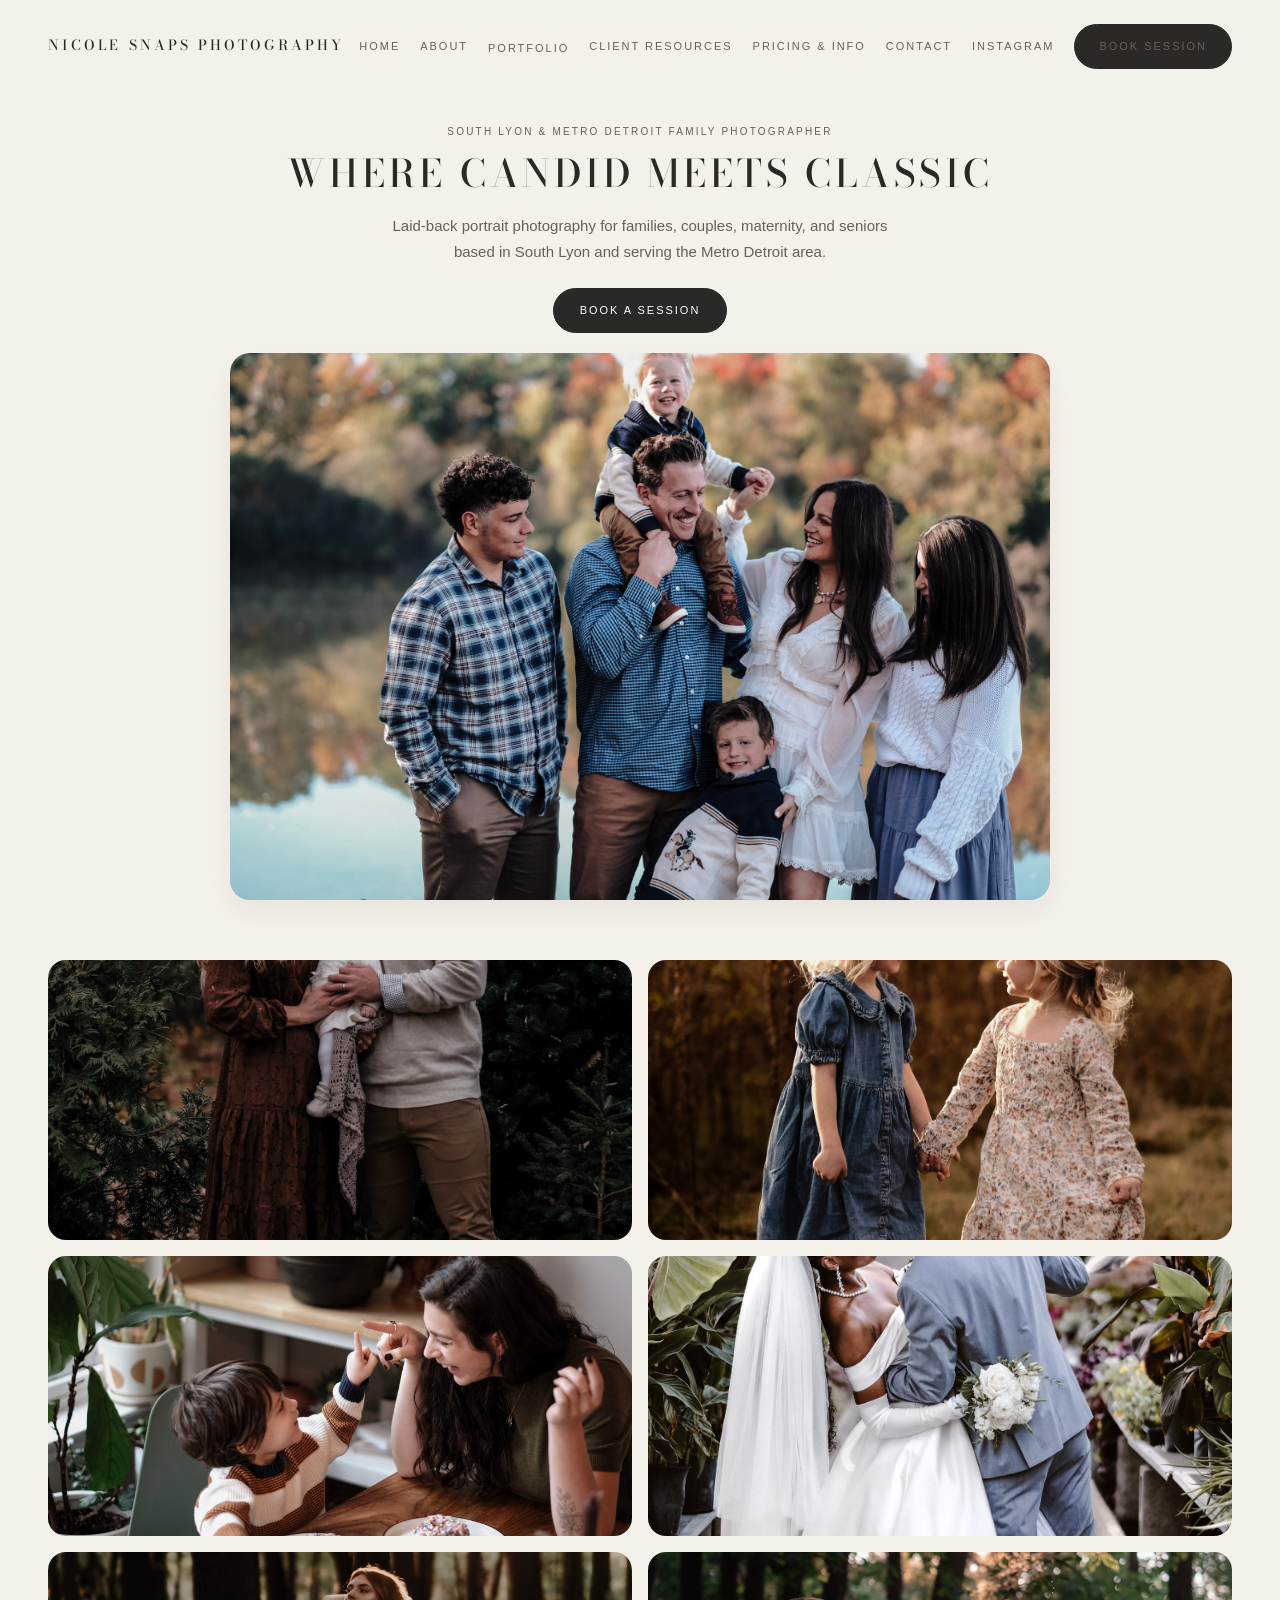
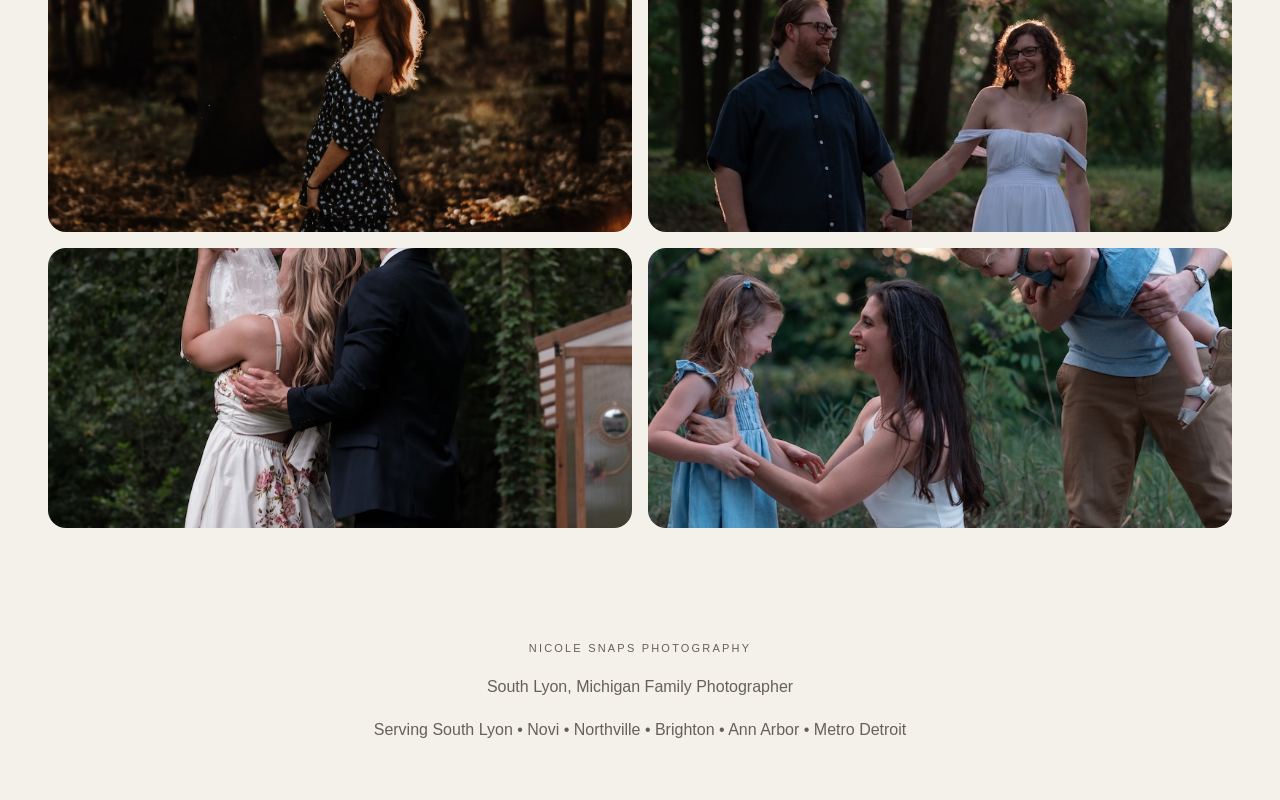
<file: index.html>
<!DOCTYPE html>
<html lang="en">
<head>
  <script async src="https://www.googletagmanager.com/gtag/js?id=G-GTPN2W63QH"></script>
  <script>
    window.dataLayer = window.dataLayer || [];
    function gtag(){dataLayer.push(arguments);}
    gtag('js', new Date());
    gtag('config', 'G-GTPN2W63QH');
  </script>
  <meta charset="UTF-8" />
  <meta name="viewport" content="width=device-width, initial-scale=1.0" />
  <title>Nicole Snaps Photography | South Lyon Family Photographer</title>
  <meta name="description" content="Nicole Snaps Photography offers laid-back, timeless portrait photography for families, couples, maternity, and seniors in South Lyon and the Metro Detroit area." />
  <link rel="canonical" href="https://www.nicolesnapsphoto.com/" />
  <link rel="stylesheet" href="style.css" />
</head>
<body>

  <header class="site-header">
    <a class="brand" href="index.html">Nicole Snaps Photography</a>

    <input type="checkbox" id="nav-toggle" class="nav-toggle" />
    <label for="nav-toggle" class="nav-toggle-label" aria-label="Open menu">
      <span></span>
      <span></span>
      <span></span>
    </label>

    <nav class="main-nav">
      <a href="index.html" class="active">Home</a>
      <a href="about.html">About</a>

      <div class="nav-dropdown">
        <a class="nav-dropbtn" href="https://nicolesnapsphotographysouthlyon.mypixieset.com/families/" target="_blank" rel="noopener">Portfolio</a>
        <div class="nav-dropdown-content">
          <a href="https://nicolesnapsphotographysouthlyon.mypixieset.com/families/" target="_blank" rel="noopener">Families &amp; Milestones</a>
          <a href="https://nicolesnapsphotographysouthlyon.mypixieset.com/couples/" target="_blank" rel="noopener">Couples &amp; Maternity</a>
          <a href="https://nicolesnapsphotographysouthlyon.mypixieset.com/seniors/" target="_blank" rel="noopener">Seniors &amp; Grads</a>
        </div>
      </div>

      <a href="https://nicolesnapsphotographysouthlyon.mypixieset.com/resources/" target="_blank" rel="noopener">Client Resources</a>
      <a href="https://nicolesnapsphotographysouthlyon.mypixieset.com/investment/" target="_blank" rel="noopener">Pricing &amp; Info</a>
      <a href="https://nicolesnapsphotographysouthlyon.mypixieset.com/contact/" target="_blank" rel="noopener">Contact</a>
      <a href="https://www.instagram.com/nicolesnapsphotography" target="_blank" rel="noopener">Instagram</a>
      <a class="nav-button" href="https://book.usesession.com/i/s2PCwH8DxS" target="_blank" rel="noopener">Book Session</a>
    </nav>
  </header>

  <main>
    <section class="hero hero-editorial">
      <div class="hero-copy-centered">
        <p class="eyebrow">South Lyon &amp; Metro Detroit Family Photographer</p>
        <h1>Where Candid Meets Classic</h1>
        <p class="intro">
          Laid-back portrait photography for families, couples, maternity, and seniors based in South Lyon and serving the Metro Detroit area.
        </p>
        <div class="hero-actions">
          <a class="primary-link" href="https://book.usesession.com/i/s2PCwH8DxS" target="_blank" rel="noopener">Book a Session</a>
        </div>
      </div>
      
      <div class="hero-image-container">
        <img class="hero-image" src="images/hero.jpg" alt="Family outdoor portrait" />
      </div>
    </section>

    <section class="portfolio-grid-section">
      <div class="editorial-grid">
        <img src="images/portfolio1.jpg" alt="Family session" />
        <img src="images/portfolio2.jpg" alt="Couple session" />
        <img src="images/portfolio3.jpg" alt="Senior portrait" />
        <img src="images/portfolio4.jpg" alt="Child portrait" />
        <img src="images/portfolio5.jpg" alt="Kids outdoors" />
        <img src="images/portfolio6.jpg" alt="Maternity portrait" />
        <img src="images/portfolio7.jpg" alt="Lifestyle portrait" />
        <img src="images/portfolio8.jpg" alt="Outdoor portrait" />
      </div>
    </section>
  </main>

  <footer class="site-footer">
    <p class="footer-title">Nicole Snaps Photography</p>
    <p class="footer-location">South Lyon, Michigan Family Photographer</p>
    <p class="footer-service">Serving South Lyon • Novi • Northville • Brighton • Ann Arbor • Metro Detroit</p>
  </footer>

</body>
</html>
</file>
<file: style.css>
@import url('https://fonts.googleapis.com/css2?family=Bodoni+Moda:opsz,wght@6..96,400;6..96,500;6..96,600&display=swap');

* {
  box-sizing: border-box;
}

:root {
  --bg: #f4f1ea;
  --surface: #ffffff;
  --text: #2c2825;
  --muted: #666059;
  --line: #dcd6cd;
  --button: #2c2825;
  --shadow: 0 12px 30px rgba(44, 40, 37, 0.06);
}

body, p, span, div, a, li, button, input,
.intro, .eyebrow, .footer-title, .footer-location, .footer-service {
  font-family: -apple-system, BlinkMacSystemFont, "Avenir Next", Avenir, "Helvetica Neue", Helvetica, Arial, sans-serif;
}

h1, h2, h3, h4, .brand {
  font-family: 'Bodoni Moda', Georgia, serif;
  text-transform: uppercase;
  letter-spacing: 0.1em;
  font-weight: 500;
  color: var(--text);
}

body {
  margin: 0;
  font-weight: 300;
  background-color: var(--bg);
  color: var(--text);
  line-height: 1.7;
}

img {
  display: block;
  max-width: 100%;
}

a {
  color: inherit;
}

.site-header {
  max-width: 1240px;
  margin: 0 auto;
  padding: 24px 28px;
  display: flex;
  align-items: center;
  justify-content: space-between;
  position: relative;
}

.brand {
  text-decoration: none;
  font-size: 14px;
  letter-spacing: 0.22em;
  z-index: 1002;
}

.nav-toggle {
  display: none;
}

.nav-toggle-label {
  display: none;
}

.main-nav {
  display: flex;
  align-items: center;
  gap: 20px;
}

.main-nav > a, .nav-dropbtn {
  text-decoration: none;
  font-size: 11px;
  color: var(--muted);
  letter-spacing: 0.18em;
  text-transform: uppercase;
}

.nav-button {
  background: var(--button);
  color: #ffffff;
  padding: 12px 24px;
  border-radius: 999px;
  letter-spacing: 0.18em;
  text-transform: uppercase;
  text-decoration: none;
  font-size: 11px;
  border: 1px solid var(--button);
}

.nav-dropdown {
  position: relative;
}

.nav-dropdown-content {
  display: none;
  position: absolute;
  top: 100%;
  left: 0;
  min-width: 220px;
  background: var(--surface);
  border: 1px solid var(--line);
  box-shadow: var(--shadow);
  padding: 10px 0;
  z-index: 1000;
  border-radius: 12px;
}

.nav-dropdown-content a {
  display: block;
  padding: 10px 18px;
  text-decoration: none;
  font-size: 11px;
  letter-spacing: 0.1em;
  text-transform: uppercase;
}

.nav-dropdown:hover .nav-dropdown-content {
  display: block;
}

.hero-editorial {
  max-width: 860px;
  margin: 0 auto;
  padding: 30px 20px 40px;
  text-align: center;
}

.eyebrow {
  margin: 0 0 12px;
  color: var(--muted);
  text-transform: uppercase;
  letter-spacing: 0.22em;
  font-size: 10px;
}

h1 {
  font-size: 38px;
  line-height: 1.15;
  margin: 0 0 18px;
}

.intro {
  font-size: 15px;
  color: var(--muted);
  margin: 0 auto 24px;
  max-width: 520px;
}

.hero-actions, .about-actions {
  display: flex;
  justify-content: center;
  gap: 12px;
  margin-top: 20px;
  flex-wrap: wrap;
}

.primary-link, .secondary-link {
  text-decoration: none;
  padding: 12px 26px;
  border-radius: 999px;
  font-size: 11px;
  letter-spacing: 0.18em;
  text-transform: uppercase;
  display: inline-block;
  background: var(--button);
  color: #ffffff;
  border: 1px solid var(--button);
}

.hero-image {
  width: 100%;
  max-height: 550px;
  object-fit: cover;
  border-radius: 20px;
  margin-top: 20px;
  box-shadow: var(--shadow);
}

.portfolio-grid-section {
  max-width: 1240px;
  margin: 0 auto;
  padding: 20px 28px 60px;
}

.editorial-grid {
  display: grid;
  grid-template-columns: repeat(2, 1fr);
  gap: 16px;
}

.editorial-grid img {
  width: 100%;
  height: 280px;
  object-fit: cover;
  border-radius: 18px;
}

.page-wrap {
  max-width: 1240px;
  margin: 0 auto;
  padding: 20px 28px 60px;
}

.about-layout {
  display: grid;
  grid-template-columns: 1fr 320px;
  gap: 40px;
  align-items: center;
  max-width: 1000px;
  margin: 20px auto;
}

.about-image-wrap {
  width: 100%;
  max-width: 280px;
  margin: 0 auto;
}

.about-image-wrap img {
  width: 100%;
  max-height: 380px;
  object-fit: cover;
  border-radius: 20px;
  box-shadow: var(--shadow);
}

.site-footer {
  max-width: 1240px;
  margin: 0 auto;
  padding: 40px 28px 40px;
  text-align: center;
  color: var(--muted);
}

.footer-title {
  letter-spacing: 0.2em;
  text-transform: uppercase;
  font-size: 11px;
}

@media (max-width: 900px) {
  .nav-toggle-label {
    display: flex;
    flex-direction: column;
    gap: 5px;
    cursor: pointer;
    z-index: 1002;
  }

  .nav-toggle-label span {
    width: 24px;
    height: 2px;
    background: var(--text);
    border-radius: 999px;
  }

  .main-nav {
    display: none;
    position: absolute;
    top: 100%;
    left: 20px;
    right: 20px;
    background: var(--surface);
    border: 1px solid var(--line);
    border-radius: 16px;
    box-shadow: var(--shadow);
    padding: 24px;
    flex-direction: column;
    align-items: flex-start;
    gap: 16px;
    z-index: 1001;
  }

  .nav-toggle:checked ~ .main-nav {
    display: flex;
  }

  .nav-dropdown-content {
    position: static;
    box-shadow: none;
    border: none;
    padding: 8px 0 0 12px;
  }

  .about-layout {
    grid-template-columns: 1fr;
    text-align: center;
  }

  .about-actions {
    flex-direction: column;
  }

  .about-actions a {
    width: 100%;
  }
}
</file>
